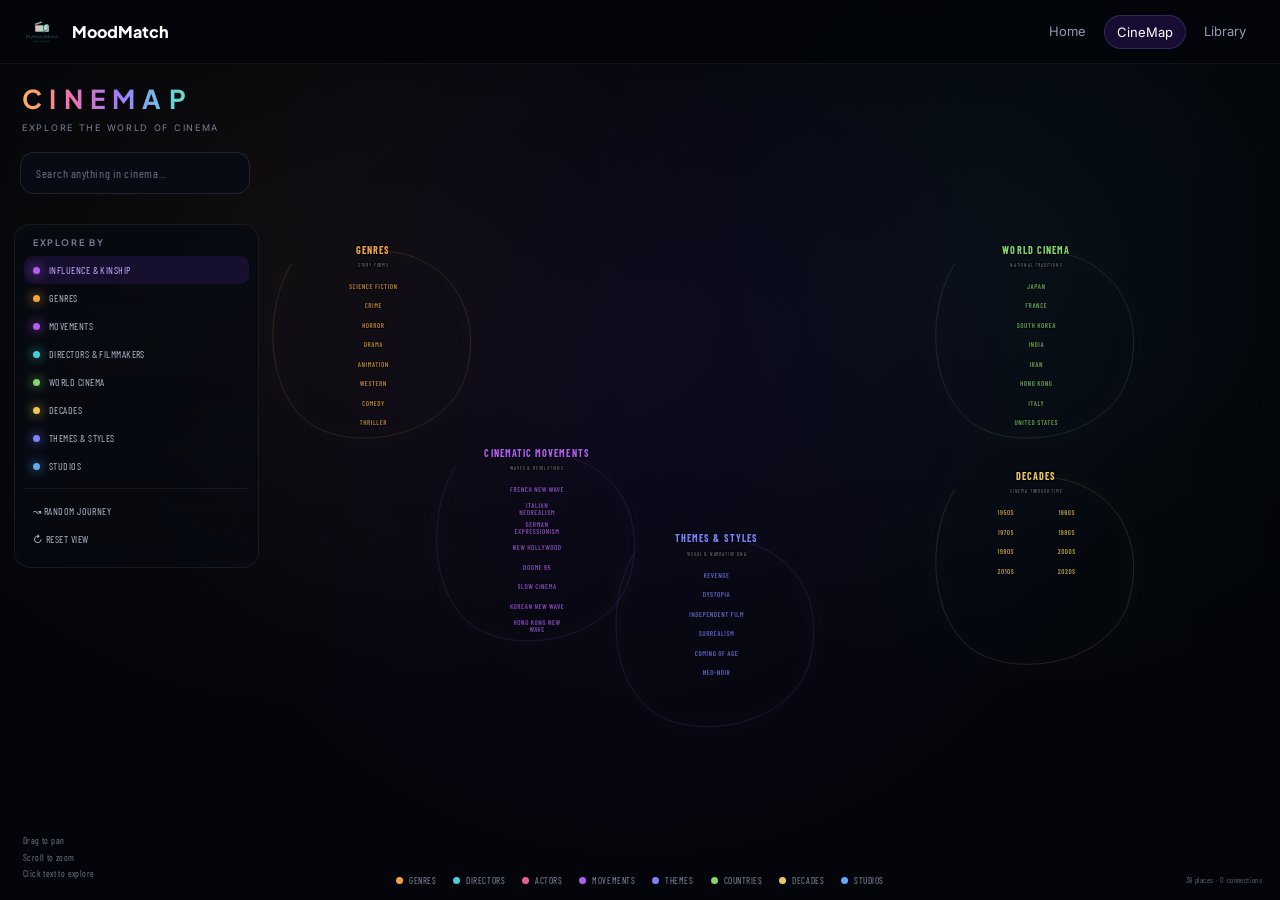
<file: cinemap.html>
<!DOCTYPE html>
<html lang="en">
<head>
<meta charset="UTF-8" />
<meta name="viewport" content="width=device-width, initial-scale=1.0" />
<meta name="theme-color" content="#03050a" />
<title>CineMap — Explore the world of cinema</title>
<link rel="preconnect" href="https://fonts.googleapis.com" />
<link rel="preconnect" href="https://fonts.gstatic.com" crossorigin />
<link href="https://fonts.googleapis.com/css2?family=Inter:wght@400;500;600;700&family=Plus+Jakarta+Sans:wght@600;700;800&display=swap" rel="stylesheet" />
<script defer src="cinemap.js?v=7"></script>
<script defer src="cinemap-layout-tight.js?v=1"></script>
<style>
:root{color-scheme:dark;--bg:#03050a;--panel:rgba(8,12,22,.94);--line:rgba(255,255,255,.09);--genre:#f4a340;--director:#45d0d5;--actor:#ef5c91;--movement:#b35df2;--style:#7c83ff;--country:#83d66d;--decade:#f0c85a;--company:#61a9f7;--movie:#d89cff}*{box-sizing:border-box}html,body{height:100%;margin:0}body{font-family:Inter,system-ui,sans-serif;background:radial-gradient(circle at 50% 42%,rgba(67,33,141,.14),transparent 31rem),radial-gradient(circle at 23% 30%,rgba(244,163,64,.05),transparent 28rem),radial-gradient(circle at 80% 28%,rgba(69,208,213,.05),transparent 28rem),#03050a;color:#f3f6fb;overflow:hidden}h1,h2,h3,.brand{font-family:"Plus Jakarta Sans",Inter,sans-serif}header{height:64px;display:flex;align-items:center;justify-content:space-between;padding:0 22px;border-bottom:1px solid rgba(255,255,255,.06);background:rgba(3,5,10,.9);position:relative;z-index:50}.brand-wrap{display:flex;align-items:center;gap:10px;text-decoration:none;color:#fff}.brand-wrap img{height:40px}.brand{font-weight:800}nav{display:flex;gap:6px;font-size:13px}nav a{padding:8px 12px;color:#8f9caf;text-decoration:none;border-radius:999px}nav a:hover{color:white;background:rgba(255,255,255,.05)}nav a.active{color:white;background:rgba(124,58,237,.18);border:1px solid rgba(196,181,253,.16)}.app{height:calc(100vh - 64px);position:relative}.map-title{position:absolute;left:22px;top:18px;z-index:14;pointer-events:none}.map-title h1{margin:0;font-size:26px;letter-spacing:.28em;background:linear-gradient(90deg,#ffb15a,#ef72ac,#9e7cff,#64d4e2,#9add77);-webkit-background-clip:text;color:transparent}.map-title p{margin:7px 0 0;font-size:9px;letter-spacing:.19em;color:#778397;text-transform:uppercase}.search-panel{position:absolute;z-index:32;left:20px;top:88px;width:230px}.search-shell{display:flex;align-items:center;background:rgba(8,12,22,.88);border:1px solid rgba(255,255,255,.1);border-radius:14px;padding:3px 8px;backdrop-filter:blur(16px)}input{width:100%;background:transparent;border:0;outline:0;color:white;padding:10px 7px;font-size:12px}input::placeholder{color:#687486}.results{display:none;position:absolute;top:48px;left:0;width:330px;max-height:390px;overflow:auto;background:#080d17;border:1px solid rgba(255,255,255,.1);border-radius:14px;padding:6px;box-shadow:0 22px 55px rgba(0,0,0,.55)}.result{display:flex;gap:10px;align-items:center;padding:8px;border-radius:10px;cursor:pointer}.result:hover{background:rgba(255,255,255,.05)}.result img{width:34px;height:44px;object-fit:cover;border-radius:6px}.result-icon{width:34px;height:34px;display:grid;place-items:center;border-radius:8px;background:#121927}.result strong{display:block;font-size:12px}.result span{display:block;font-size:9px;color:#768296;margin-top:2px;text-transform:uppercase;letter-spacing:.07em}.explore-menu{position:absolute;z-index:20;left:14px;top:160px;width:245px;padding:12px 9px 14px;background:linear-gradient(180deg,rgba(7,10,18,.86),rgba(7,10,18,.62));border:1px solid rgba(255,255,255,.07);border-radius:16px;backdrop-filter:blur(16px)}.explore-menu h3{font-size:9px;letter-spacing:.18em;color:#717d90;margin:0 9px 8px;text-transform:uppercase}.explore-menu button{display:flex;align-items:center;gap:9px;width:100%;border:0;background:transparent;color:#aeb8c7;padding:8px 9px;border-radius:9px;text-align:left;cursor:pointer;font-size:11px}.explore-menu button:hover{color:white;background:rgba(255,255,255,.045)}.explore-menu .active{color:#caa9ff;background:rgba(124,58,237,.13)}.menu-dot{width:7px;height:7px;border-radius:999px;box-shadow:0 0 12px currentColor}.menu-actions{border-top:1px solid rgba(255,255,255,.06);margin-top:8px;padding-top:8px}.map-help{position:absolute;left:23px;bottom:18px;z-index:15;color:#6d788a;font-size:9px;line-height:1.8}.map-help span{display:block}#graph{width:100%;height:100%;display:block;cursor:grab;touch-action:none}.region-halo{fill:none;stroke-width:1.1;opacity:.35;filter:drop-shadow(0 0 12px currentColor)}.region-label{font-family:"Plus Jakarta Sans";font-weight:700;font-size:15px;letter-spacing:.08em}.region-sub{font-size:7px;letter-spacing:.14em;fill:#586376}.node{cursor:pointer;transition:opacity .2s}.node text{transition:opacity .2s,filter .2s}.node-title{font-size:10.5px;font-weight:500;paint-order:stroke;stroke:#03050a;stroke-width:3.5px}.node-meta{font-size:7px;fill:#758196;letter-spacing:.07em;paint-order:stroke;stroke:#03050a;stroke-width:3px}.node.seed .node-title{font-size:9.5px}.node.movie .node-title{fill:var(--movie)}.node.director .node-title,.node.person .node-title{fill:var(--director)}.node.actor .node-title{fill:var(--actor)}.node.genre .node-title{fill:var(--genre)}.node.movement .node-title{fill:var(--movement)}.node.style .node-title{fill:var(--style)}.node.country .node-title{fill:var(--country)}.node.decade .node-title{fill:var(--decade)}.node.company .node-title{fill:var(--company)}.node:hover .node-title{filter:drop-shadow(0 0 6px currentColor);font-weight:700}.node.focused .node-title{font-size:16px;font-weight:800;filter:drop-shadow(0 0 10px currentColor)}.node.focused .node-meta{font-size:8px;fill:#c9d0dc}.node.dimmed{opacity:.13}.edge{fill:none;stroke:rgba(153,166,185,.24);stroke-width:1}.edge-label{font-size:7px;fill:#667287;paint-order:stroke;stroke:#03050a;stroke-width:3px}.edge.active{stroke-width:1.5;opacity:.95;filter:drop-shadow(0 0 4px currentColor)}.edge.dimmed{opacity:.06}.drawer{position:absolute;z-index:35;right:16px;top:16px;bottom:16px;width:min(360px,calc(100% - 32px));padding:17px;background:rgba(8,12,22,.96);border:1px solid rgba(196,181,253,.14);border-radius:18px;overflow:auto;transform:translateX(calc(100% + 24px));transition:transform .24s ease;box-shadow:0 28px 80px rgba(0,0,0,.5);backdrop-filter:blur(22px)}.drawer.open{transform:translateX(0)}.close{float:right;width:30px;height:30px;border-radius:9px;border:0;background:rgba(255,255,255,.06);color:white;font-size:19px;cursor:pointer}.poster{width:100px;aspect-ratio:2/3;border-radius:10px;object-fit:cover;background:#111827}.detail-head{display:flex;gap:13px;margin-top:8px}.detail-head h2{font-size:21px;margin:4px 0 6px}.meta{font-size:11px;color:#8894a6}.overview{font-size:11px;line-height:1.65;color:#b8c1cf;margin-top:14px}.drawer h3{font-size:9px;letter-spacing:.16em;color:#788497;text-transform:uppercase;margin:18px 0 8px}.chips{display:flex;flex-wrap:wrap;gap:5px}.chips button{border:0;background:transparent;color:#b9c3d1;padding:4px 2px;font-size:10px;cursor:pointer;text-decoration:underline;text-decoration-color:rgba(255,255,255,.12);text-underline-offset:3px}.chips button:hover{color:white}.legend{position:absolute;z-index:15;left:50%;bottom:14px;transform:translateX(-50%);display:flex;gap:17px;align-items:center;font-size:9px;color:#8490a3}.legend span{display:flex;gap:6px;align-items:center}.legend i{width:7px;height:7px;border-radius:50%;display:block}.status{position:absolute;right:18px;bottom:15px;z-index:14;color:#596477;font-size:8px}.error{position:absolute;left:50%;top:52%;transform:translate(-50%,-50%);z-index:45;background:#260a14;border:1px solid rgba(244,63,94,.35);color:#fecdd3;padding:12px 16px;border-radius:12px;display:none;font-size:11px}@media(max-width:920px){.explore-menu,.map-help,.map-title{display:none}.search-panel{left:12px;right:12px;top:10px;width:auto}.legend{display:none}.drawer{right:8px;top:8px;bottom:8px}}@media(max-width:640px){header{padding:0 10px}.brand{display:none}nav a{padding:7px 8px}}
</style>
</head>
<body>
<header><a class="brand-wrap" href="index.html"><img src="mmlogo.png" alt="MoodMatch"><span class="brand">MoodMatch</span></a><nav><a href="index.html">Home</a><a class="active" href="cinemap.html">CineMap</a><a href="watchlist.html">Library</a></nav></header>
<main class="app">
<div class="map-title"><h1>CINEMAP</h1><p>Explore the world of cinema</p></div>
<section class="search-panel"><div class="search-shell"><input id="movieSearch" placeholder="Search anything in cinema…" autocomplete="off"></div><div id="searchResults" class="results"></div></section>
<aside class="explore-menu"><h3>Explore by</h3><button class="active" data-atlas="influence"><span class="menu-dot" style="color:#b35df2;background:#b35df2"></span>Influence & kinship</button><button data-atlas="genre"><span class="menu-dot" style="color:#f4a340;background:#f4a340"></span>Genres</button><button data-atlas="movement"><span class="menu-dot" style="color:#b35df2;background:#b35df2"></span>Movements</button><button data-atlas="director"><span class="menu-dot" style="color:#45d0d5;background:#45d0d5"></span>Directors & filmmakers</button><button data-atlas="country"><span class="menu-dot" style="color:#83d66d;background:#83d66d"></span>World cinema</button><button data-atlas="decade"><span class="menu-dot" style="color:#f0c85a;background:#f0c85a"></span>Decades</button><button data-atlas="style"><span class="menu-dot" style="color:#7c83ff;background:#7c83ff"></span>Themes & styles</button><button data-atlas="company"><span class="menu-dot" style="color:#61a9f7;background:#61a9f7"></span>Studios</button><div class="menu-actions"><button id="randomButton">↝ Random journey</button><button id="resetButton">↻ Reset view</button></div></aside>
<div class="map-help"><span>Drag to pan</span><span>Scroll to zoom</span><span>Click text to explore</span></div>
<svg id="graph" aria-label="Interactive cinema atlas"><g id="viewport"><g id="regionsLayer"></g><g id="edgesLayer"></g><g id="nodesLayer"></g></g></svg>
<aside id="drawer" class="drawer"><button id="closeDrawer" class="close" aria-label="Close details">×</button><div id="drawerContent"></div></aside>
<div class="legend"><span><i style="background:var(--genre)"></i>Genres</span><span><i style="background:var(--director)"></i>Directors</span><span><i style="background:var(--actor)"></i>Actors</span><span><i style="background:var(--movement)"></i>Movements</span><span><i style="background:var(--style)"></i>Themes</span><span><i style="background:var(--country)"></i>Countries</span><span><i style="background:var(--decade)"></i>Decades</span><span><i style="background:var(--company)"></i>Studios</span></div>
<div id="startupError" class="error"></div><div id="mapStats" class="status">Loading atlas…</div>
</main>
</body>
</html>
</file>
